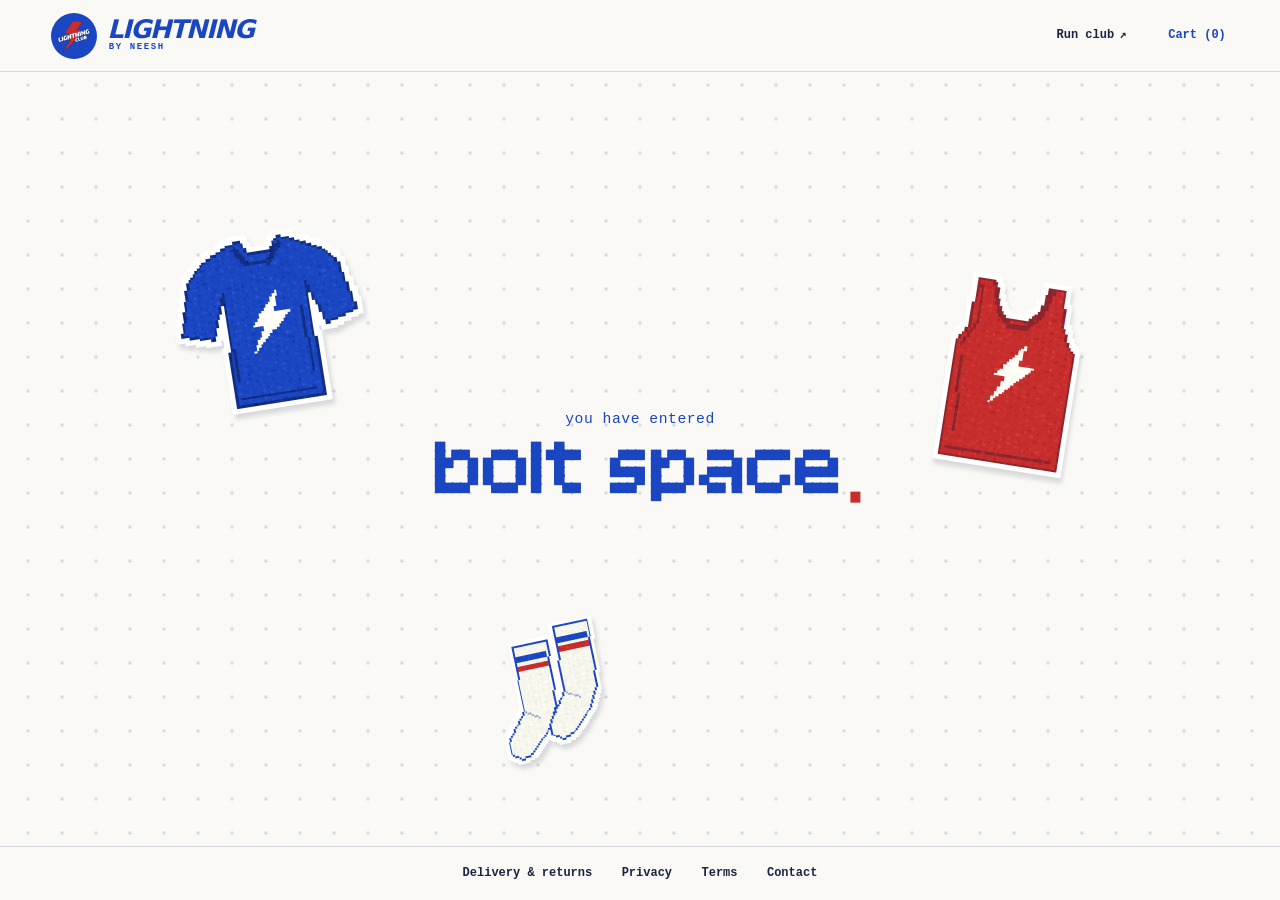
<file: index.html>
<!doctype html>
<html lang="en">
<head>
  <meta charset="utf-8">
  <meta name="viewport" content="width=device-width, initial-scale=1">
  <meta name="theme-color" content="#1b46c2">
  <meta name="description" content="Explore the Lightning by Neesh tee, tank and socks in Bolt Space, the Sri Lankan run club’s pixel merch preview.">
  <title>Bolt Space · Lightning by Neesh</title>
  <link rel="icon" href="assets/club-emblem.svg" type="image/svg+xml">
  <link rel="preload" href="assets/bitcount-display.woff?v=2" as="font" type="font/woff" crossorigin>
  <link rel="stylesheet" href="bolt.css?v=3">
  <script defer src="collection.js?v=1"></script>
  <script defer src="bolt-shop.js?v=2"></script>
</head>
<body class="shop-page" data-edition="pixel">
  <a class="skip" href="#board">Skip to collection</a>
  <header class="masthead">
    <a class="brand" href="./" aria-label="Lightning by Neesh shop">
      <img src="assets/club-emblem.svg" width="42" height="42" alt="">
      <span>Lightning <small>by Neesh</small></span>
    </a>
    <nav class="shop-nav" aria-label="Shop navigation">
      <a class="club-link" href="https://dion-nikila.github.io/lightning-by-neesh/">Run club <span aria-hidden="true">↗</span></a>
      <button type="button" class="cart-button">Cart <b>(0)</b></button>
    </nav>
  </header>

  <main id="board" aria-labelledby="welcome" tabindex="-1">
    <h1 id="welcome"><span>you have entered </span><strong>bolt space</strong></h1>
    <noscript><p class="no-script">Turn on JavaScript to explore the pieces. Shop information is available below.</p></noscript>
  </main>

  <footer class="shop-foot" id="store-footer">
    <nav aria-label="Shop information">
      <a href="info/delivery-returns.html">Delivery &amp; returns</a>
      <a href="info/privacy.html">Privacy</a>
      <a href="info/terms.html">Terms</a>
      <a href="info/contact.html">Contact</a>
    </nav>
  </footer>

  <dialog aria-labelledby="title">
    <header class="dialog-bar">
      <button id="back" type="button">← Back</button>
      <button type="button" class="cart-button">Cart <b>(0)</b></button>
    </header>
    <section id="panel"></section>
    <footer class="shop-foot dialog-foot"></footer>
  </dialog>
</body>
</html>
</file>
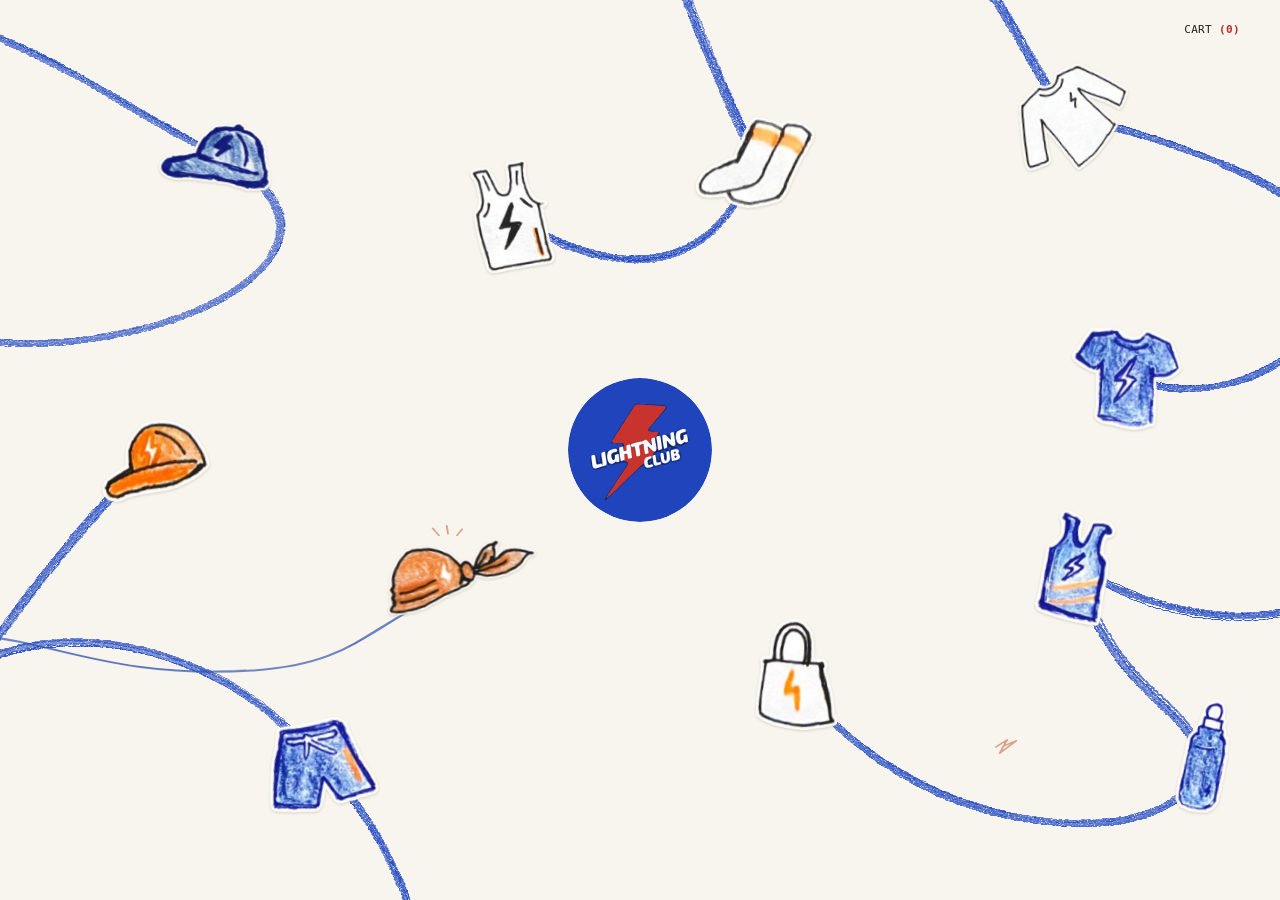
<file: sketch/index.html>
<!doctype html>
<html lang="en"><head><meta charset="utf-8"><meta name="viewport" content="width=device-width,initial-scale=1"><meta name="theme-color" content="#f8f5ee"><title>Lightning by Neesh — Scribble Shop</title><link rel="stylesheet" href="../style.css?v=2"><link rel="stylesheet" href="paper.css?drawing=9"><script defer src="../shop.js?drawing=9"></script><script defer src="paper.js?drawing=9"></script></head><body data-edition="sketch">
<main id="board" aria-label="Shop the drawings"><h1><a class="club-emblem" href="https://dion-nikila.github.io/lightning-by-neesh/" aria-label="Visit the Lightning by Neesh run club"><img width="150" height="150" src="ink/club-emblem.svg" alt="Lightning Club"></a></h1></main>
<button class="cart-button corner-cart">Cart <b>(0)</b></button>
<dialog aria-labelledby="title"><div class="controls"><button id="back">← Back</button><button class="cart-button">Cart <b>(0)</b></button></div><section id="panel"></section></dialog></body></html>
</file>
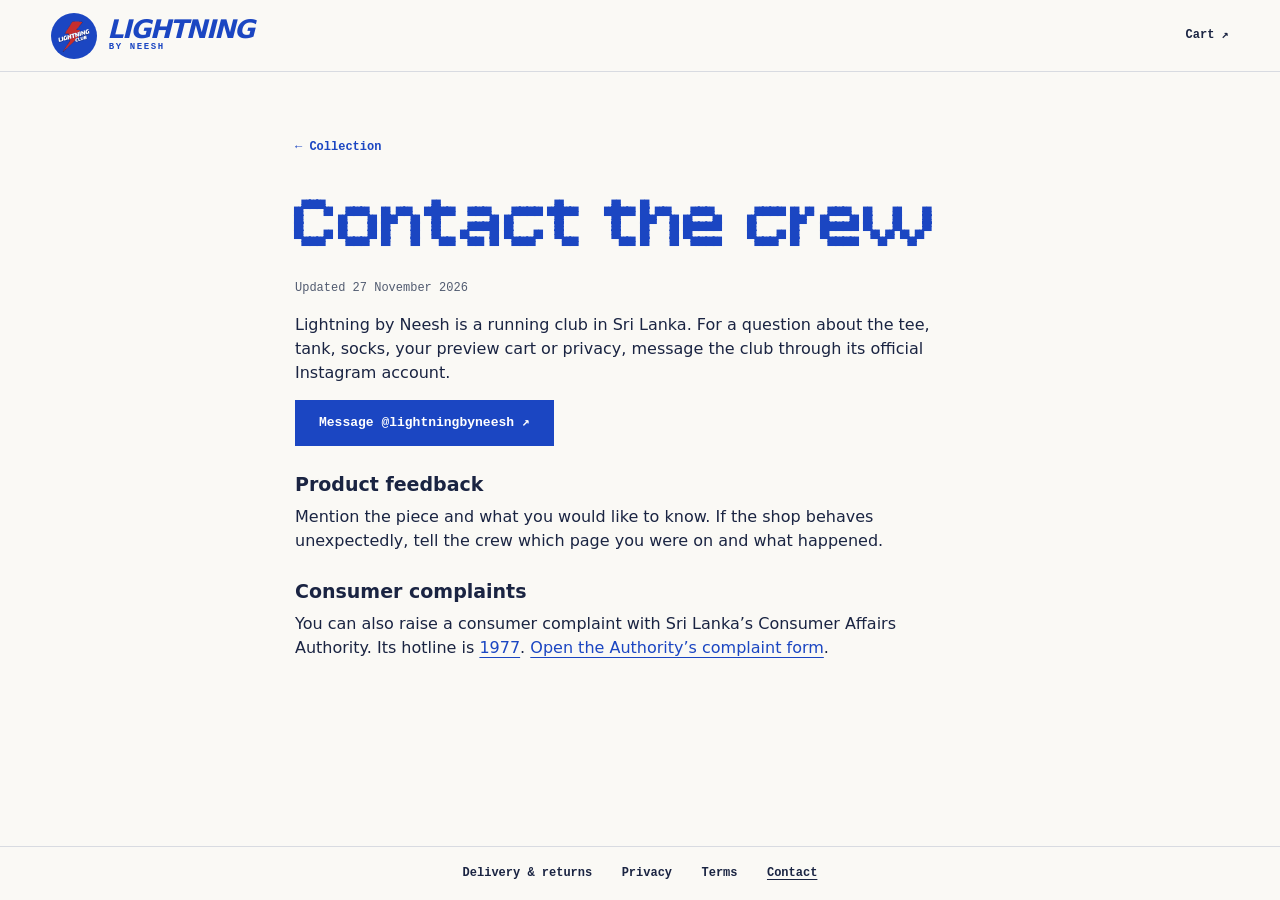
<file: info/contact.html>
<!doctype html>
<html lang="en">
<head>
  <meta charset="utf-8">
  <meta name="viewport" content="width=device-width, initial-scale=1">
  <meta name="theme-color" content="#1b46c2">
  <title>Contact the crew · Bolt Space · Lightning by Neesh</title>
  <link rel="icon" href="../assets/club-emblem.svg" type="image/svg+xml">
  <link rel="stylesheet" href="../bolt.css?v=3">
</head>
<body class="info-page">
  <a class="skip" href="#content">Skip to content</a>
  <header class="masthead">
    <a class="brand" href="../" aria-label="Lightning by Neesh shop">
      <img src="../assets/club-emblem.svg" width="42" height="42" alt="">
      <span>Lightning <small>by Neesh</small></span>
    </a>
    <nav class="shop-nav" aria-label="Shop navigation"><a href="../#cart">Cart ↗</a></nav>
  </header>
  <main id="content" tabindex="-1">
    <article class="policy">
      <a href="../" class="back-link">← Collection</a>
      <h1>Contact the crew</h1>
      <p class="date">Updated <time datetime="2026-11-27">27 November 2026</time></p>
      <p>Lightning by Neesh is a running club in Sri Lanka. For a question about the tee, tank, socks, your preview cart or privacy, message the club through its official Instagram account.</p>
      <p><a class="primary-link" href="https://www.instagram.com/lightningbyneesh/">Message @lightningbyneesh ↗</a></p>
      <h2>Product feedback</h2>
      <p>Mention the piece and what you would like to know. If the shop behaves unexpectedly, tell the crew which page you were on and what happened.</p>
      <h2>Consumer complaints</h2>
      <p>You can also raise a consumer complaint with Sri Lanka’s Consumer Affairs Authority. Its hotline is <a href="tel:1977">1977</a>. <a href="https://caa.gov.lk/web/index.php?Itemid=697&amp;id=2&amp;option=com_contactmap&amp;view=contactmaps">Open the Authority’s complaint form</a>.</p>
    </article>
  </main>
  <footer class="shop-foot">
    <nav aria-label="Shop information">
          <a href="delivery-returns.html">Delivery &amp; returns</a>
          <a href="privacy.html">Privacy</a>
          <a href="terms.html">Terms</a>
          <a href="contact.html" aria-current="page">Contact</a>
    </nav>
  </footer>
</body>
</html>
</file>
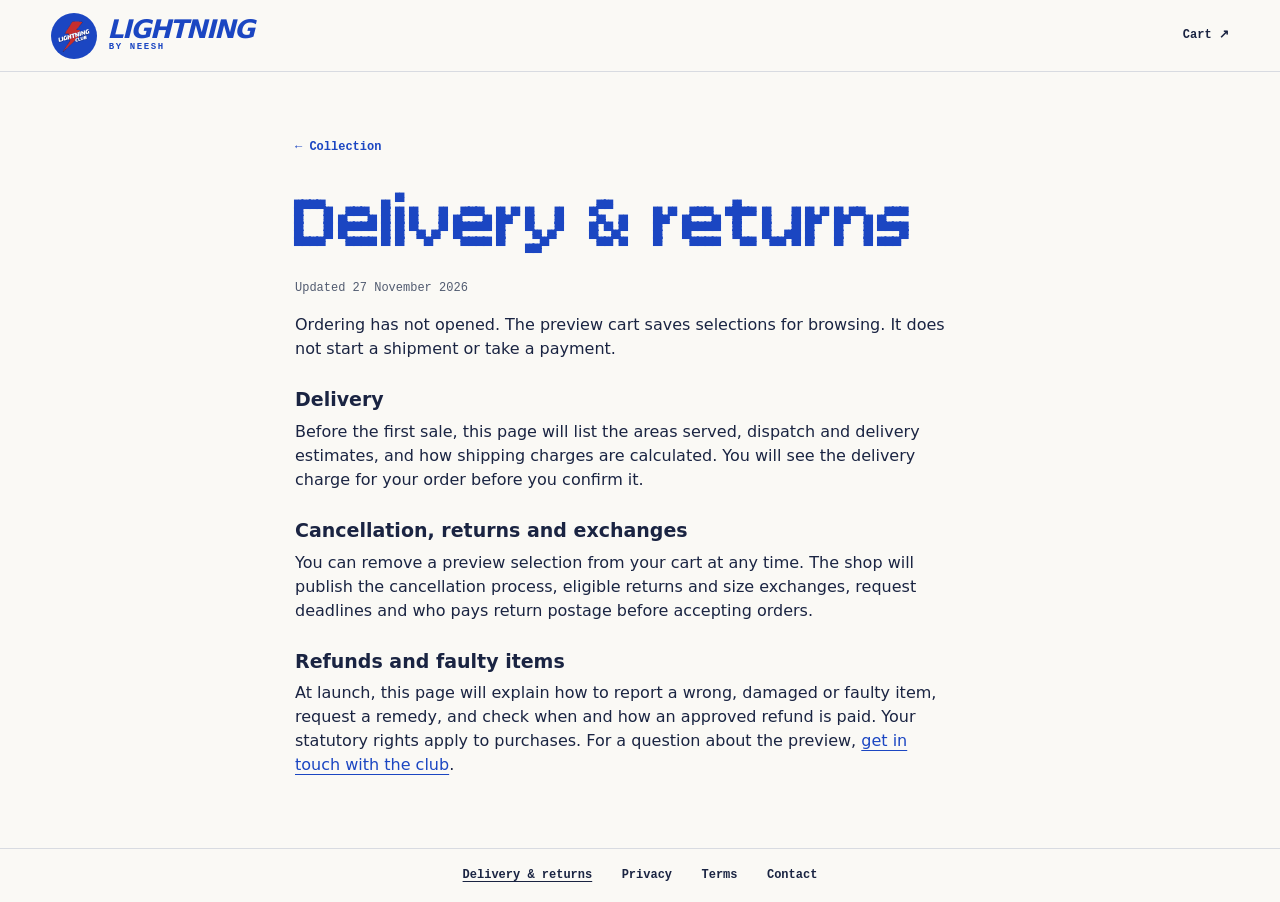
<file: info/delivery-returns.html>
<!doctype html>
<html lang="en">
<head>
  <meta charset="utf-8">
  <meta name="viewport" content="width=device-width, initial-scale=1">
  <meta name="theme-color" content="#1b46c2">
  <title>Delivery &amp; returns · Bolt Space · Lightning by Neesh</title>
  <link rel="icon" href="../assets/club-emblem.svg" type="image/svg+xml">
  <link rel="stylesheet" href="../bolt.css?v=3">
</head>
<body class="info-page">
  <a class="skip" href="#content">Skip to content</a>
  <header class="masthead">
    <a class="brand" href="../" aria-label="Lightning by Neesh shop">
      <img src="../assets/club-emblem.svg" width="42" height="42" alt="">
      <span>Lightning <small>by Neesh</small></span>
    </a>
    <nav class="shop-nav" aria-label="Shop navigation"><a href="../#cart">Cart ↗</a></nav>
  </header>
  <main id="content" tabindex="-1">
    <article class="policy">
      <a href="../" class="back-link">← Collection</a>
      <h1>Delivery &amp; returns</h1>
      <p class="date">Updated <time datetime="2026-11-27">27 November 2026</time></p>
      <p>Ordering has not opened. The preview cart saves selections for browsing. It does not start a shipment or take a payment.</p>
      <h2>Delivery</h2>
      <p>Before the first sale, this page will list the areas served, dispatch and delivery estimates, and how shipping charges are calculated. You will see the delivery charge for your order before you confirm it.</p>
      <h2>Cancellation, returns and exchanges</h2>
      <p>You can remove a preview selection from your cart at any time. The shop will publish the cancellation process, eligible returns and size exchanges, request deadlines and who pays return postage before accepting orders.</p>
      <h2>Refunds and faulty items</h2>
      <p>At launch, this page will explain how to report a wrong, damaged or faulty item, request a remedy, and check when and how an approved refund is paid. Your statutory rights apply to purchases. For a question about the preview, <a href="contact.html">get in touch with the club</a>.</p>
    </article>
  </main>
  <footer class="shop-foot">
    <nav aria-label="Shop information">
          <a href="delivery-returns.html" aria-current="page">Delivery &amp; returns</a>
          <a href="privacy.html">Privacy</a>
          <a href="terms.html">Terms</a>
          <a href="contact.html">Contact</a>
    </nav>
  </footer>
</body>
</html>
</file>
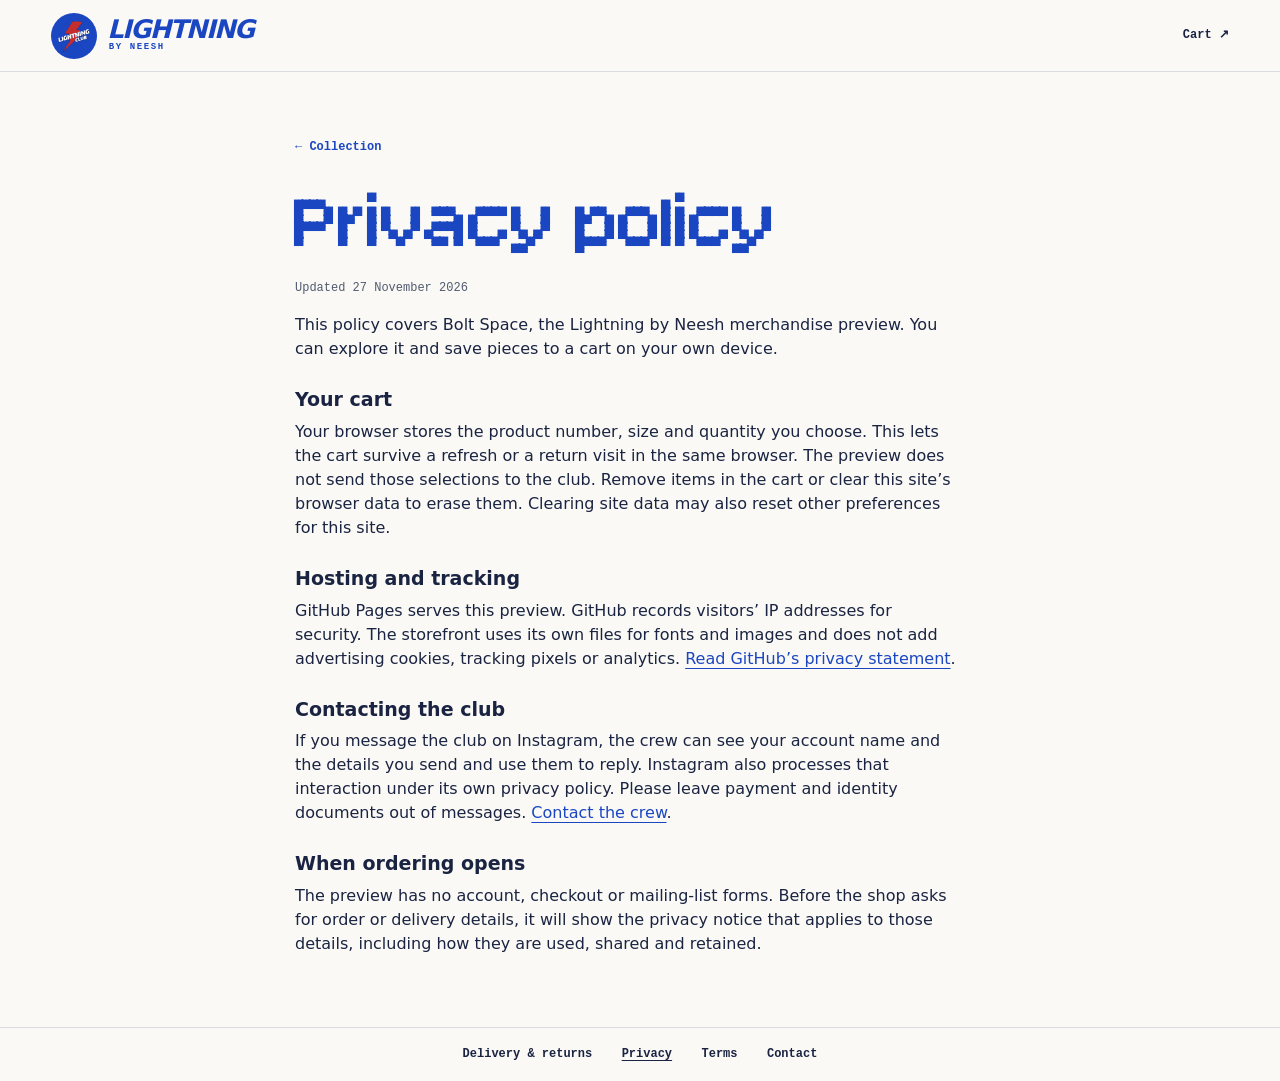
<file: info/privacy.html>
<!doctype html>
<html lang="en">
<head>
  <meta charset="utf-8">
  <meta name="viewport" content="width=device-width, initial-scale=1">
  <meta name="theme-color" content="#1b46c2">
  <title>Privacy policy · Bolt Space · Lightning by Neesh</title>
  <link rel="icon" href="../assets/club-emblem.svg" type="image/svg+xml">
  <link rel="stylesheet" href="../bolt.css?v=3">
</head>
<body class="info-page">
  <a class="skip" href="#content">Skip to content</a>
  <header class="masthead">
    <a class="brand" href="../" aria-label="Lightning by Neesh shop">
      <img src="../assets/club-emblem.svg" width="42" height="42" alt="">
      <span>Lightning <small>by Neesh</small></span>
    </a>
    <nav class="shop-nav" aria-label="Shop navigation"><a href="../#cart">Cart ↗</a></nav>
  </header>
  <main id="content" tabindex="-1">
    <article class="policy">
      <a href="../" class="back-link">← Collection</a>
      <h1>Privacy policy</h1>
      <p class="date">Updated <time datetime="2026-11-27">27 November 2026</time></p>
      <p>This policy covers Bolt Space, the Lightning by Neesh merchandise preview. You can explore it and save pieces to a cart on your own device.</p>
      <h2>Your cart</h2>
      <p>Your browser stores the product number, size and quantity you choose. This lets the cart survive a refresh or a return visit in the same browser. The preview does not send those selections to the club. Remove items in the cart or clear this site’s browser data to erase them. Clearing site data may also reset other preferences for this site.</p>
      <h2>Hosting and tracking</h2>
      <p>GitHub Pages serves this preview. GitHub records visitors’ IP addresses for security. The storefront uses its own files for fonts and images and does not add advertising cookies, tracking pixels or analytics. <a href="https://docs.github.com/en/site-policy/privacy-policies/github-general-privacy-statement">Read GitHub’s privacy statement</a>.</p>
      <h2>Contacting the club</h2>
      <p>If you message the club on Instagram, the crew can see your account name and the details you send and use them to reply. Instagram also processes that interaction under its own privacy policy. Please leave payment and identity documents out of messages. <a href="contact.html">Contact the crew</a>.</p>
      <h2>When ordering opens</h2>
      <p>The preview has no account, checkout or mailing-list forms. Before the shop asks for order or delivery details, it will show the privacy notice that applies to those details, including how they are used, shared and retained.</p>
    </article>
  </main>
  <footer class="shop-foot">
    <nav aria-label="Shop information">
          <a href="delivery-returns.html">Delivery &amp; returns</a>
          <a href="privacy.html" aria-current="page">Privacy</a>
          <a href="terms.html">Terms</a>
          <a href="contact.html">Contact</a>
    </nav>
  </footer>
</body>
</html>
</file>
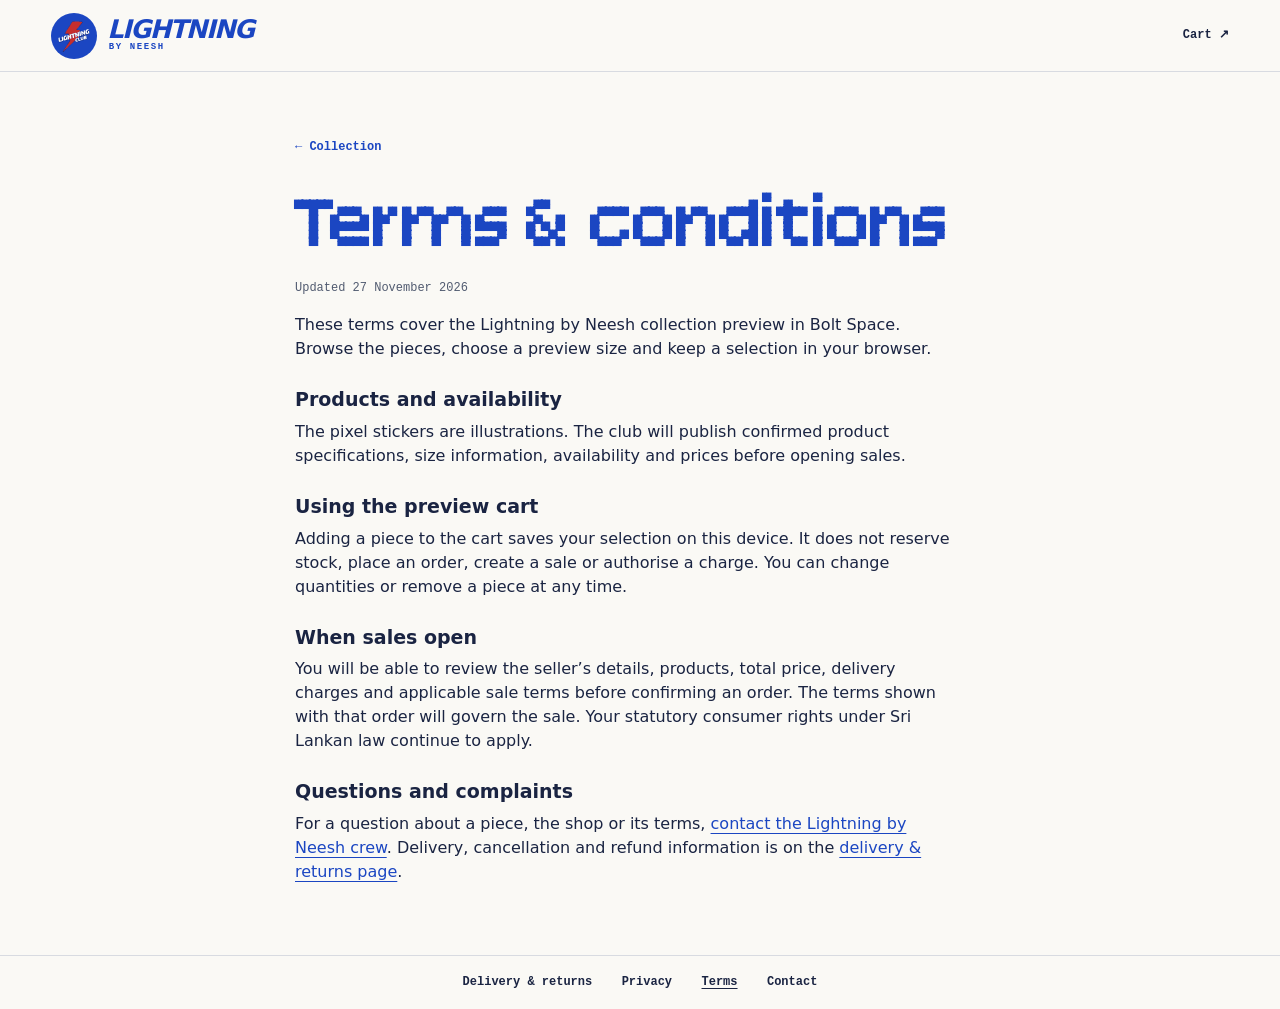
<file: info/terms.html>
<!doctype html>
<html lang="en">
<head>
  <meta charset="utf-8">
  <meta name="viewport" content="width=device-width, initial-scale=1">
  <meta name="theme-color" content="#1b46c2">
  <title>Terms &amp; conditions · Bolt Space · Lightning by Neesh</title>
  <link rel="icon" href="../assets/club-emblem.svg" type="image/svg+xml">
  <link rel="stylesheet" href="../bolt.css?v=3">
</head>
<body class="info-page">
  <a class="skip" href="#content">Skip to content</a>
  <header class="masthead">
    <a class="brand" href="../" aria-label="Lightning by Neesh shop">
      <img src="../assets/club-emblem.svg" width="42" height="42" alt="">
      <span>Lightning <small>by Neesh</small></span>
    </a>
    <nav class="shop-nav" aria-label="Shop navigation"><a href="../#cart">Cart ↗</a></nav>
  </header>
  <main id="content" tabindex="-1">
    <article class="policy">
      <a href="../" class="back-link">← Collection</a>
      <h1>Terms &amp; conditions</h1>
      <p class="date">Updated <time datetime="2026-11-27">27 November 2026</time></p>
      <p>These terms cover the Lightning by Neesh collection preview in Bolt Space. Browse the pieces, choose a preview size and keep a selection in your browser.</p>
      <h2>Products and availability</h2>
      <p>The pixel stickers are illustrations. The club will publish confirmed product specifications, size information, availability and prices before opening sales.</p>
      <h2>Using the preview cart</h2>
      <p>Adding a piece to the cart saves your selection on this device. It does not reserve stock, place an order, create a sale or authorise a charge. You can change quantities or remove a piece at any time.</p>
      <h2>When sales open</h2>
      <p>You will be able to review the seller’s details, products, total price, delivery charges and applicable sale terms before confirming an order. The terms shown with that order will govern the sale. Your statutory consumer rights under Sri Lankan law continue to apply.</p>
      <h2>Questions and complaints</h2>
      <p>For a question about a piece, the shop or its terms, <a href="contact.html">contact the Lightning by Neesh crew</a>. Delivery, cancellation and refund information is on the <a href="delivery-returns.html">delivery &amp; returns page</a>.</p>
    </article>
  </main>
  <footer class="shop-foot">
    <nav aria-label="Shop information">
          <a href="delivery-returns.html">Delivery &amp; returns</a>
          <a href="privacy.html">Privacy</a>
          <a href="terms.html" aria-current="page">Terms</a>
          <a href="contact.html">Contact</a>
    </nav>
  </footer>
</body>
</html>
</file>
<file: bolt.css>
@font-face {
  font-family: Bitcount;
  src: url("assets/bitcount-display.woff?v=2") format("woff");
  font-style: normal;
  font-weight: 520;
  font-display: swap;
}
:root {
  color-scheme: light;
  --blue: #1b46c2;
  --red: #c62e2e;
  --ink: #1a2442;
  --muted: #515b70;
  --paper: #faf9f5;
  --rule: #d8dbe1;
  --mono: ui-monospace, "SFMono-Regular", Consolas, "Liberation Mono", monospace;
  --display: Bitcount, var(--mono);
  --edge: clamp(17px, 4vw, 64px);
  --cross: url("data:image/svg+xml,%3Csvg xmlns='http://www.w3.org/2000/svg' width='34' height='34'%3E%3Cpath d='M15 17h4m-2-2v4' fill='none' stroke='%23c8cbd2' stroke-width='.8'/%3E%3C/svg%3E");
}
* { box-sizing: border-box; }
[hidden] { display: none !important; }
body {
  margin: 0;
  background: var(--paper);
  color: var(--ink);
  font: 400 16px/1.5 system-ui, -apple-system, sans-serif;
}
body.shop-page, body.info-page { min-height: 100svh; display: flex; flex-direction: column; }
body:has(dialog[open]) { overflow: hidden; }
a, button { color: inherit; -webkit-tap-highlight-color: transparent; touch-action: manipulation; }
button { border: 0; border-radius: 0; background: transparent; font: inherit; cursor: pointer; }
button:focus-visible, a:focus-visible, summary:focus-visible {
  outline: 2px solid var(--blue); outline-offset: 3px;
}
button:disabled { cursor: default; }
button, a { text-underline-offset: .22em; }
.skip { position: absolute; left: 10px; top: 8px; z-index: 10; padding: 10px; background: white; transform: translateY(-200%); }
.skip:focus { transform: none; }
.masthead, .dialog-bar, .shop-foot {
  display: flex; align-items: center; justify-content: space-between; padding-inline: var(--edge);
}
.masthead, .dialog-bar { min-height: clamp(64px, 8vh, 86px); border-bottom: 1px solid var(--rule); }
.brand { display: inline-flex; align-items: center; gap: 10px; color: var(--blue); text-decoration: none; }
.brand img { width: clamp(34px, 4vw, 46px); height: auto; }
.brand > span {
  display: grid; gap: 3px; font: italic 900 clamp(19px, 2vw, 27px)/.85 Impact, "Arial Black", system-ui, sans-serif;
  letter-spacing: -.055em; text-transform: uppercase;
}
.brand small { font: 700 9px/1 var(--mono); letter-spacing: .18em; padding-left: .16em; }
.shop-nav, .shop-foot nav { display: flex; align-items: center; flex-wrap: wrap; }
.shop-nav { gap: clamp(16px, 3vw, 44px); }
.shop-nav a, .cart-button, #back, .shop-foot, .back-link {
  font: 600 12px/1.3 var(--mono);
}
.shop-nav a, .shop-foot a, .back-link { text-decoration: none; }
.shop-nav a, .shop-foot a, #back, .back-link { min-height: 44px; display: inline-flex; align-items: center; gap: .45em; }
.shop-nav a:hover, .shop-foot a:hover, #back:hover, .back-link:hover { color: var(--blue); text-decoration: underline; }
.cart-button { min-height: 44px; color: var(--blue); padding: 0 3px; }
.cart-button b { font-weight: inherit; }
.cart-button:hover { text-decoration: underline; }
#board {
  width: 100%; min-height: 440px; flex: 1; position: relative; isolation: isolate;
  background: var(--cross) center center repeat; overflow: clip; outline: none;
}
#welcome {
  margin: 0; position: absolute; top: 50%; left: 50%; transform: translate(-50%, -50%);
  text-align: center; color: var(--blue); white-space: nowrap; pointer-events: none;
}
#welcome span {
  display: block; margin-bottom: .25em;
  font: 500 clamp(12px, 1.15vw, 17px)/1.5 var(--mono); letter-spacing: .035em;
}
#welcome strong {
  display: inline-block; position: relative; font: 520 clamp(54px, 6.4vw, 108px)/.94 var(--display);
  letter-spacing: -.012em;
}
#welcome strong::after {
  content: ""; position: absolute; width: .13em; height: .13em; margin-left: .08em; bottom: .1em;
  background: var(--red);
}
.item {
  position: absolute; display: grid; justify-items: center; gap: 8px;
  left: var(--x); top: var(--y); width: var(--w); min-height: 44px;
  padding: 0; transform: translate(-50%, -50%); color: var(--blue);
}
.item[data-product-id="5"] { --x: 21%; --y: 32%; --w: clamp(116px, min(16vw, 24svh), 228px); --r: -9deg; }
.item[data-product-id="0"] { --x: 79%; --y: 39%; --w: clamp(82px, min(11.4vw, 16.5svh), 164px); --r: 9deg; }
.item[data-product-id="3"] { --x: 43%; --y: 80%; --w: clamp(76px, min(9.5vw, 13.5svh), 137px); --r: -12deg; }
.art, .hero.illustration, .line img { image-rendering: pixelated; }
.art {
  display: block; width: 100%; filter: drop-shadow(2px 5px 2px #15203b26);
  transform: translateX(var(--dx, 0px)) rotate(var(--r)); user-select: none; -webkit-user-drag: none;
  transition: transform .22s ease, filter .22s ease;
}
@media (hover: hover) {
  .item:hover .art { transform: translate(var(--dx, 0px), -6px) rotate(calc(var(--r) * .55)) scale(1.065); filter: drop-shadow(3px 10px 4px #15203b26); }
}
.item:active .art { scale: .97; }
.grid-glint { position: absolute; width: 7px; height: 7px; pointer-events: none; color: var(--red); }
.grid-glint::before, .grid-glint::after { content: ""; position: absolute; background: currentColor; }
.grid-glint::before { width: 7px; height: 1px; top: 3px; }
.grid-glint::after { width: 1px; height: 7px; left: 3px; }
.shop-foot { justify-content: center; gap: 16px; flex-wrap: wrap; min-height: 54px; border-top: 1px solid var(--rule); color: var(--muted); }
.shop-foot nav { gap: clamp(12px, 2.3vw, 34px); }
.shop-foot a { color: var(--ink); }
.no-script { position: absolute; bottom: 5%; width: 100%; text-align: center; padding: 0 24px; }

dialog {
  position: fixed; inset: 0; width: 100%; max-width: none; height: 100%; max-height: none;
  padding: 0; margin: 0; border: 0; background: var(--paper); color: var(--ink); overflow-y: auto;
}
dialog[open] { display: flex; flex-direction: column; }
dialog::backdrop { background: var(--paper); }
.dialog-bar, .dialog-foot { flex: none; }
#back { padding: 0 3px; color: var(--blue); }
.detail {
  width: min(1050px, calc(100% - 2 * var(--edge))); margin: auto; padding: clamp(20px,5vh,60px) 0;
  display: grid; grid-template-columns: minmax(0,1.35fr) minmax(220px,.85fr); align-items: center;
  gap: clamp(32px,7vw,105px);
}
.stage { min-width: 0; display: grid; gap: 8px; }
.media-frame { margin: 0; }
.media-well {
  display: grid; place-items: center; width: 100%; height: clamp(230px, 46svh, 490px);
  background: var(--cross) center center; border: 1px solid var(--rule); overflow: hidden;
}
.hero { display: block; width: 100%; height: 100%; min-height: 0; object-fit: contain; }
.hero.illustration { width: 59%; height: 72%; transform: rotate(-6deg); filter: drop-shadow(2px 6px 2px #15203b26); }
.media-frame figcaption, .code, .size-label, .price-pending, .cart-note, .fit-guide summary { font: 500 12px/1.5 var(--mono); }
.media-frame figcaption { margin-top: 8px; color: var(--muted); }
.gallery-tabs { display: flex; flex-wrap: wrap; gap: 5px; }
.gallery-tabs button { min-height: 44px; min-width: 44px; padding: 3px; border: 1px solid var(--rule); }
.gallery-tabs button[aria-pressed="true"] { border: 2px solid var(--blue); }
.gallery-tabs img { display: block; width: 38px; height: 38px; object-fit: cover; }
.piece-nav { display: flex; align-items: center; gap: 8px; font: 500 12px/1 var(--mono); }
.piece-nav button { width: 44px; height: 44px; color: var(--blue); font-size: 20px; }
.piece-nav button:hover { background: #e9edf7; }
.code { color: var(--muted); letter-spacing: .08em; }
.info h1, .cart h1, .policy h1 { color: var(--blue); font: 520 clamp(42px, 5.2vw, 78px)/1.03 var(--display); letter-spacing: -.012em; }
.info h1 { margin: 6px 0 12px; text-transform: lowercase; }
.price-pending, .cart-note { color: var(--muted); }
.order { border-top: 1px solid var(--rule); padding-top: 16px; margin-top: 22px; }
.size-label { color: var(--muted); }
.sizes { display: flex; flex-wrap: wrap; gap: 4px; align-items: center; margin: 5px 0 12px; }
.sizes button, .sizes span { min-width: 44px; min-height: 44px; display: inline-grid; place-items: center; font: 600 13px var(--mono); }
.sizes button { border: 1px solid var(--rule); }
.sizes [aria-pressed="true"] { background: var(--blue); color: white; border-color: var(--blue); }
.buy, .primary-link {
  min-height: 46px; padding: 0 24px; display: inline-flex; align-items: center; justify-content: center;
  background: var(--blue); color: white; text-decoration: none; font: 600 13px/1.3 var(--mono);
}
.buy:hover, .primary-link:hover { background: var(--red); }
.buy:disabled { background: var(--ink); }
.fit-guide { margin: 12px 0; }
.fit-guide summary { cursor: pointer; color: var(--blue); }
.fit-guide table { margin-top: 6px; border-collapse: collapse; font-size: 13px; }
.fit-guide td, .fit-guide th { text-align: left; padding: 5px 10px; border-bottom: 1px solid var(--rule); }
.spark { position: fixed; height: 7px; width: 7px; background: var(--red); pointer-events: none; }
.cart { width: min(650px, calc(100% - 2 * var(--edge))); margin: auto; padding: 36px 0; }
.cart h1 { margin: 0 0 20px; }
.cart-note { margin: 16px 0 0; max-width: 48ch; }
.line { display: flex; gap: 12px; align-items: center; padding: 14px 0; border-block-start: 1px solid var(--rule); }
.line img { width: 48px; height: 54px; object-fit: contain; }
.line-name { font-weight: 650; }
.line small { display: block; color: var(--muted); }
.actions { margin-left: auto; display: flex; align-items: center; }
.actions button { width: 44px; height: 44px; color: var(--blue); font-size: 18px; }
.actions button:hover { background: #e9edf7; }
.actions span { font: 600 13px var(--mono); }

.info-page main { flex: 1; }
.policy { width: min(690px, calc(100% - 2 * var(--edge))); margin: 0 auto; padding: clamp(26px,6vh,80px) 0 56px; }
.back-link { color: var(--blue); }
.policy h1 { margin: 20px 0 13px; font-size: clamp(38px, 6vw, 74px); }
.policy h2 { font-size: 19px; line-height: 1.3; margin: 26px 0 6px; color: var(--ink); }
.policy p { margin: 8px 0 15px; max-width: 65ch; }
.policy p a { color: var(--blue); }
.policy .date { color: var(--muted); font: 500 12px/1.6 var(--mono); }
.shop-foot a[aria-current="page"] { text-decoration: underline; }
@media (max-width: 640px) and (orientation: portrait), (max-aspect-ratio: 4/5) {
  #board { min-height: 370px; }
  #welcome strong { font-size: clamp(53px, 11vw, 83px); }
  .item[data-product-id="5"] { --x: 24%; --y: 23%; --w: clamp(78px, min(25vw, 15svh), 170px); }
  .item[data-product-id="0"] { --x: 76%; --y: 27%; --w: clamp(62px, min(19vw, 12svh), 126px); }
  .item[data-product-id="3"] { --x: 47%; --y: 79%; --w: clamp(65px, min(19vw, 12svh), 117px); }
}
@media (max-width: 680px) {
  .detail { grid-template-columns: 1fr; gap: 12px; width: min(460px, calc(100% - 2 * var(--edge))); }
  .media-well { height: clamp(178px, 32svh, 320px); }
  .info h1 { margin: 2px 0 7px; }
  .order { margin-top: 12px; padding-top: 10px; }
  .shop-foot { padding: 4px max(8px, env(safe-area-inset-right)) max(4px, env(safe-area-inset-bottom)); font-size: 11px; font-weight: 500; }
  .shop-foot nav { width: min(100%, 440px); display: grid; grid-template-columns: 1.7fr 1fr .85fr 1fr; gap: 0; }
  .shop-foot a { justify-content: center; min-height: 44px; color: var(--muted); }
}
@media (max-width: 460px) and (max-height: 600px) and (orientation: portrait) {
  .item[data-product-id="5"] { --y: 19%; }
  .item[data-product-id="0"] { --y: 19%; }
}
@media (max-width: 365px) {
  .brand { gap: 6px; }
  .shop-nav { gap: 13px; }
  .line { gap: 6px; }
  .line img { width: 35px; }
}
@media (max-height: 520px) and (orientation: landscape) {
  #board { min-height: 275px; }
  #welcome strong { font-size: clamp(43px, 6vw, 61px); }
  .masthead, .dialog-bar { min-height: 52px; }
  .item[data-product-id="5"] { --w: 85px; }
  .item[data-product-id="0"] { --w: 65px; }
  .item[data-product-id="3"] { --w: 53px; }
  .item { gap: 3px; }
}
@media (prefers-reduced-motion: reduce) {
  *, *::before, *::after { animation: none !important; transition: none !important; }
}
.policy p a.primary-link { color: white; }
</file>
<file: style.css>
:root{--ink:#191714;--orange:#ef4905;--paper:#faf8f5;--cross:url("data:image/svg+xml,%3Csvg xmlns='http://www.w3.org/2000/svg' width='38' height='38'%3E%3Cpath d='M17 19h4m-2-2v4' stroke='%23c2bbb4' stroke-width='.8'/%3E%3C/svg%3E")}*{box-sizing:border-box}body,dialog{margin:0;background:var(--paper) var(--cross);color:var(--ink);font:700 14px/1.4 ui-monospace,'Courier New',monospace;text-transform:uppercase}button,a{color:inherit;font:inherit;text-transform:inherit;touch-action:manipulation}button{border:0;background:none;cursor:pointer;padding:0}a{text-decoration:none}button:focus-visible,a:focus-visible{outline:2px dashed var(--orange);outline-offset:4px}header{height:85px;padding:0 4vw;display:flex;align-items:center;justify-content:space-between}.brand{font:italic 1000 clamp(22px,3.1vw,48px)/.95 Impact,'Arial Narrow','Arial Black',sans-serif;letter-spacing:-.065em;transform:scaleX(.8) skewX(-4deg);transform-origin:left;white-space:nowrap}.brand i{display:inline-block;width:.95em;height:.9em;background:var(--orange);clip-path:polygon(100% 0,58% 46%,82% 45%,0 100%,36% 53%,14% 53%)}nav{display:flex;align-items:center;gap:3vw}nav a,header button{padding:12px 0}.active{text-decoration:underline;text-underline-offset:6px}b,.buy{color:var(--orange)}
#board{position:relative;margin:auto;width:min(100%,1700px);height:clamp(660px,57vw,970px)}.item{position:absolute;left:var(--x);top:var(--y);width:var(--w);transform:translate(-50%,-50%)}.art{display:block;width:100%;image-rendering:pixelated;filter:drop-shadow(1px 5px 3px #32221640);transform:rotate(var(--r));transition:transform .35s cubic-bezier(.2,1.5,.4,1),filter .25s;user-select:none;-webkit-user-drag:none}.item small{position:absolute;left:50%;top:106%;transform:translateX(-50%);opacity:0;font-size:10px;letter-spacing:.14em;white-space:nowrap}.item:focus-visible small{opacity:1}@media(hover:hover){.item:hover{z-index:1}.item:hover img{transform:translate(var(--dx,0px),-6px) rotate(calc(var(--r)*.55)) scale(1.06);filter:drop-shadow(3px 12px 6px #32221638)}.item:hover small{opacity:1}}.item:active img{scale:.97}
dialog{padding:0;border:0;position:fixed;inset:0;width:100%;height:100%;max-width:none;max-height:none;overflow:auto}body:has(dialog[open]){overflow:hidden}.detail{max-width:1050px;margin:auto;min-height:calc(100svh - 110px);display:grid;grid-template-columns:60% 40%;align-items:center}.hero{width:100%;height:min(54vh,455px);object-fit:contain;transform:rotate(-7deg);image-rendering:pixelated;filter:drop-shadow(3px 9px 5px #30231d35)}.info{padding:24px}h1{font:inherit;font-size:20px;margin:4px 0 20px}.code,.muted{font-size:12px}.muted{color:#655e56}.sizes{display:flex;gap:5px}.sizes button,.actions button{min-width:44px;min-height:44px}.sizes [aria-pressed=true]{text-decoration:underline;text-underline-offset:6px;color:var(--orange)}.buy{min-height:44px;margin-top:14px}.cart{max-width:650px;margin:8vh auto;padding:0 5vw}.line{display:flex;align-items:center;gap:12px;padding:15px 0;border-top:1px solid #d9d4ce}.line img{width:52px;height:60px;object-fit:contain;image-rendering:pixelated}.actions{margin-left:auto;display:flex;align-items:center}.spark{position:fixed;background:var(--orange);height:7px;width:7px;pointer-events:none}
@media(max-width:650px){header{height:72px;padding:0 5vw}.brand{font-size:clamp(22px,5vw,30px)}nav a{display:none}nav{font-size:12px}#board{height:410vw}.item{left:var(--mx);top:var(--my);width:var(--mw)}.detail{display:flex;flex-direction:column;justify-content:center;min-height:calc(100svh - 90px);gap:20px}.hero{height:min(40svh,350px);width:75vw}.info{text-align:center;padding:12px}.sizes{justify-content:center}.line{gap:6px}.actions button{min-width:34px}}@media(prefers-reduced-motion:reduce){*,*::before,*::after{transition:none!important;animation:none!important}}

/* Product inspection */
.detail{width:min(1100px,92%);grid-template-columns:minmax(0,1.55fr) minmax(235px,1fr);column-gap:clamp(30px,6vw,100px);padding:5vh 0 8vh}
.stage{display:grid;justify-items:center;align-content:center;gap:clamp(22px,4vh,46px);min-width:0}
.hero{width:80%;height:clamp(210px,46svh,460px);transform:rotate(-6deg)}
.piece-nav{display:flex;align-items:center;gap:8px;font-size:11px;letter-spacing:.12em}
.piece-nav button{width:44px;height:44px;padding:0;font-size:19px}.piece-nav em{color:#9c938b;font-style:normal}.piece-nav button:hover{color:var(--orange)}
.info{padding:0;width:min(100%,320px)}.code{font-size:10px;letter-spacing:.16em;color:#645d58}
.info h1{font:900 italic clamp(30px,3.7vw,58px)/.98 Impact,'Arial Narrow','Arial Black',sans-serif;letter-spacing:-.04em;margin:10px 0 16px;text-wrap:balance}
.colorway{display:flex;align-items:center;gap:9px;font-size:12px;margin:0}.colorway i{width:11px;height:11px;box-shadow:inset 0 0 0 1px #0002}
.order{border-top:1px solid #26201a33;margin-top:26px;padding-top:16px}.size-label{font-size:10px;letter-spacing:.12em;color:#645d58}.sizes{gap:2px;align-items:center;margin:4px 0}.sizes span{padding:12px 0}.sizes button{position:relative}.sizes [aria-pressed=true]{color:var(--ink);text-decoration:none}.sizes [aria-pressed=true]:after{content:'';position:absolute;bottom:5px;height:3px;width:13px;left:50%;transform:translateX(-50%);background:var(--orange)}
.buy{background:var(--ink);color:#fff;padding:0 20px;min-height:46px;letter-spacing:.04em}.buy:hover,.buy:focus-visible{background:#bf3900}.buy:disabled{background:#48423d}
.grid-glint{position:absolute;pointer-events:none;left:0;top:0;width:38px;height:38px;opacity:0;transition:opacity .16s;background:url("data:image/svg+xml,%3Csvg xmlns='http://www.w3.org/2000/svg' width='38' height='38'%3E%3Cpath d='M15 19h8m-4-4v8' stroke='%23f46b34' stroke-width='1.25'/%3E%3C/svg%3E") center no-repeat}
@media(max-width:650px){.detail{width:min(90%,480px);padding:14px 0 32px;gap:15px}.stage{width:100%;gap:8px}.hero{width:68%;height:clamp(135px,32svh,320px)}.info{width:min(100%,310px)}.info h1{font-size:32px;margin:6px 0 9px}.colorway{justify-content:center}.order{margin-top:14px;padding-top:10px}.buy{margin-top:8px}.piece-nav{font-size:10px}.piece-nav button{height:44px}}
</file>
<file: sketch/paper.css>
:root{--paper:#f8f5ee;--ink:#211f1a;--blue:#1c45c1;--orange:var(--blue)}
body,dialog{background:var(--paper);color:var(--ink)}
#board{height:100vh;height:100svh;width:100%;max-width:none;position:relative;isolation:isolate;background:transparent url(ink/wide-hand.webp) center / 100% 100% no-repeat}
#board h1{position:absolute;top:50%;left:50%;width:clamp(165px,17vw,242px);margin:0;transform:translate(-50%,-50%) rotate(-2deg);pointer-events:none}
h1 img{width:100%;display:block}
.item{left:var(--x);top:var(--y);width:clamp(48px,min(9vw,13svh),140px);height:clamp(44px,min(10vw,13svh),136px);display:grid;grid-template: minmax(0,1fr) / minmax(0,1fr);place-items:center}
.art,.hero,.line img{filter:none;image-rendering:auto;object-fit:contain}
.art{width:100%;height:100%;transform:rotate(var(--r));transition:transform .24s cubic-bezier(.2,1.3,.4,1)}
.item small{display:none}.pencil-ring{position:absolute;inset:-8%;width:116%;height:116%;pointer-events:none;overflow:visible}
.pencil-ring path{fill:none;stroke:var(--blue);stroke-width:1.4;stroke-linecap:round;stroke-dasharray:1;stroke-dashoffset:1;transition:stroke-dashoffset .22s ease;opacity:.86}
.item:focus-visible .pencil-ring path,.item:active .pencil-ring path{stroke-dashoffset:0}
@media(hover:hover){.item:hover .pencil-ring path{stroke-dashoffset:0;transition-duration:.44s}.item:hover .art{filter:none;transform:translateY(-2px) rotate(calc(var(--r) + 4deg)) scale(1.08)}}
.corner-cart{position:absolute;right:max(16px,2.2vw);top:11px;padding:12px;font:11px/1.3 monospace;letter-spacing:.03em}
.controls{display:flex;align-items:center;justify-content:space-between;padding:12px 5vw}.controls button{min-height:44px}
dialog{background-color:var(--paper)}.detail{min-height:calc(100svh - 75px);grid-template-columns:1.15fr 1fr;max-width:910px}.hero{height:min(37vh,280px);width:80%;filter:none;transform:rotate(-4deg)}.info h1{font:italic 400 clamp(32px,4vw,53px)/1.01 Georgia,serif;text-transform:none}.buy{color:var(--blue);background:none;border-bottom:2px solid var(--blue);padding:0 3px}.buy:focus-visible,.buy:hover{background:none;color:var(--ink)}
@media(max-width:700px) and (orientation:portrait),(max-aspect-ratio:4/5){#board{background-image:url(ink/tall-hand.webp)}.item{left:var(--mx);top:var(--my);width:clamp(44px,min(16vw,11svh),109px);height:clamp(44px,min(18vw,10svh),105px)}#board h1{width:clamp(145px,32vw,215px);top:50%}.corner-cart{font-size:10px;right:8px;top:5px}.hero{height:min(29svh,240px)}}
@media(prefers-reduced-motion:reduce){.pencil-ring path{transition:none}}

#board h1{width:clamp(152px,17vw,235px);transform:translate(-50%,-50%) rotate(-1deg)}
dialog[open]{background:var(--paper) url(ink/detail-club.svg) center / 100% 100% no-repeat}
dialog[open]:has(.cart){background-image:url(ink/cart-hand.svg)}
@media(max-width:700px) and (orientation:portrait),(max-aspect-ratio:4/5){#board h1{width:clamp(123px,32vw,180px)}}

#board .art{min-width:0;min-height:0;pointer-events:none}
@media(max-height:480px) and (orientation:landscape){.corner-cart{top:2px;padding:7px}.item{height:clamp(44px,12svh,60px);width:clamp(48px,14svh,75px)}}

#board h1{width:clamp(84px,min(12vw,16svh),150px);transform:translate(-50%,-50%);pointer-events:auto}
.club-emblem,.club-emblem img{display:block;width:100%;height:auto;border-radius:50%}
.club-emblem{transition:transform .2s ease}.club-emblem:focus-visible{outline-color:#c62e2d}
@media(hover:hover){.club-emblem:hover{transform:rotate(-3deg)}}
.pencil-ring path,.piece-nav em,.corner-cart b,.controls b,.buy{color:#b92c2c}.pencil-ring path{stroke:#c62e2d}
.sizes [aria-pressed=true]:after{background:#c62e2d}
@media(max-height:450px){#board h1{width:65px}}

#board .item .art,.hero,.line img{filter:drop-shadow(0 1px 1px #33271830)}
@media(hover:hover){#board .item:hover .art{filter:drop-shadow(1px 3px 2px #33271838)}}

#board::before {
  content: "";
  position: absolute;
  inset: 0;
  z-index: -1;
  pointer-events: none;
  background: url(ink/board-wide.svg) center / 100% 100% no-repeat;
}
#board .item[data-product-id="11"] { width: clamp(64px, 12vw, 175px); }
@media (max-width:700px) and (orientation:portrait), (max-aspect-ratio:4/5) {
  #board::before { background-image: url(ink/board-tall.svg); }
  #board .item[data-product-id="11"] { width: clamp(64px, 20vw, 126px); }
}
.pencil-ring path { opacity: 0; }
.item:focus-visible .pencil-ring path, .item:active .pencil-ring path { opacity: .86; }
@media (hover:hover) { .item:hover .pencil-ring path { opacity: .86; } }
</file>
